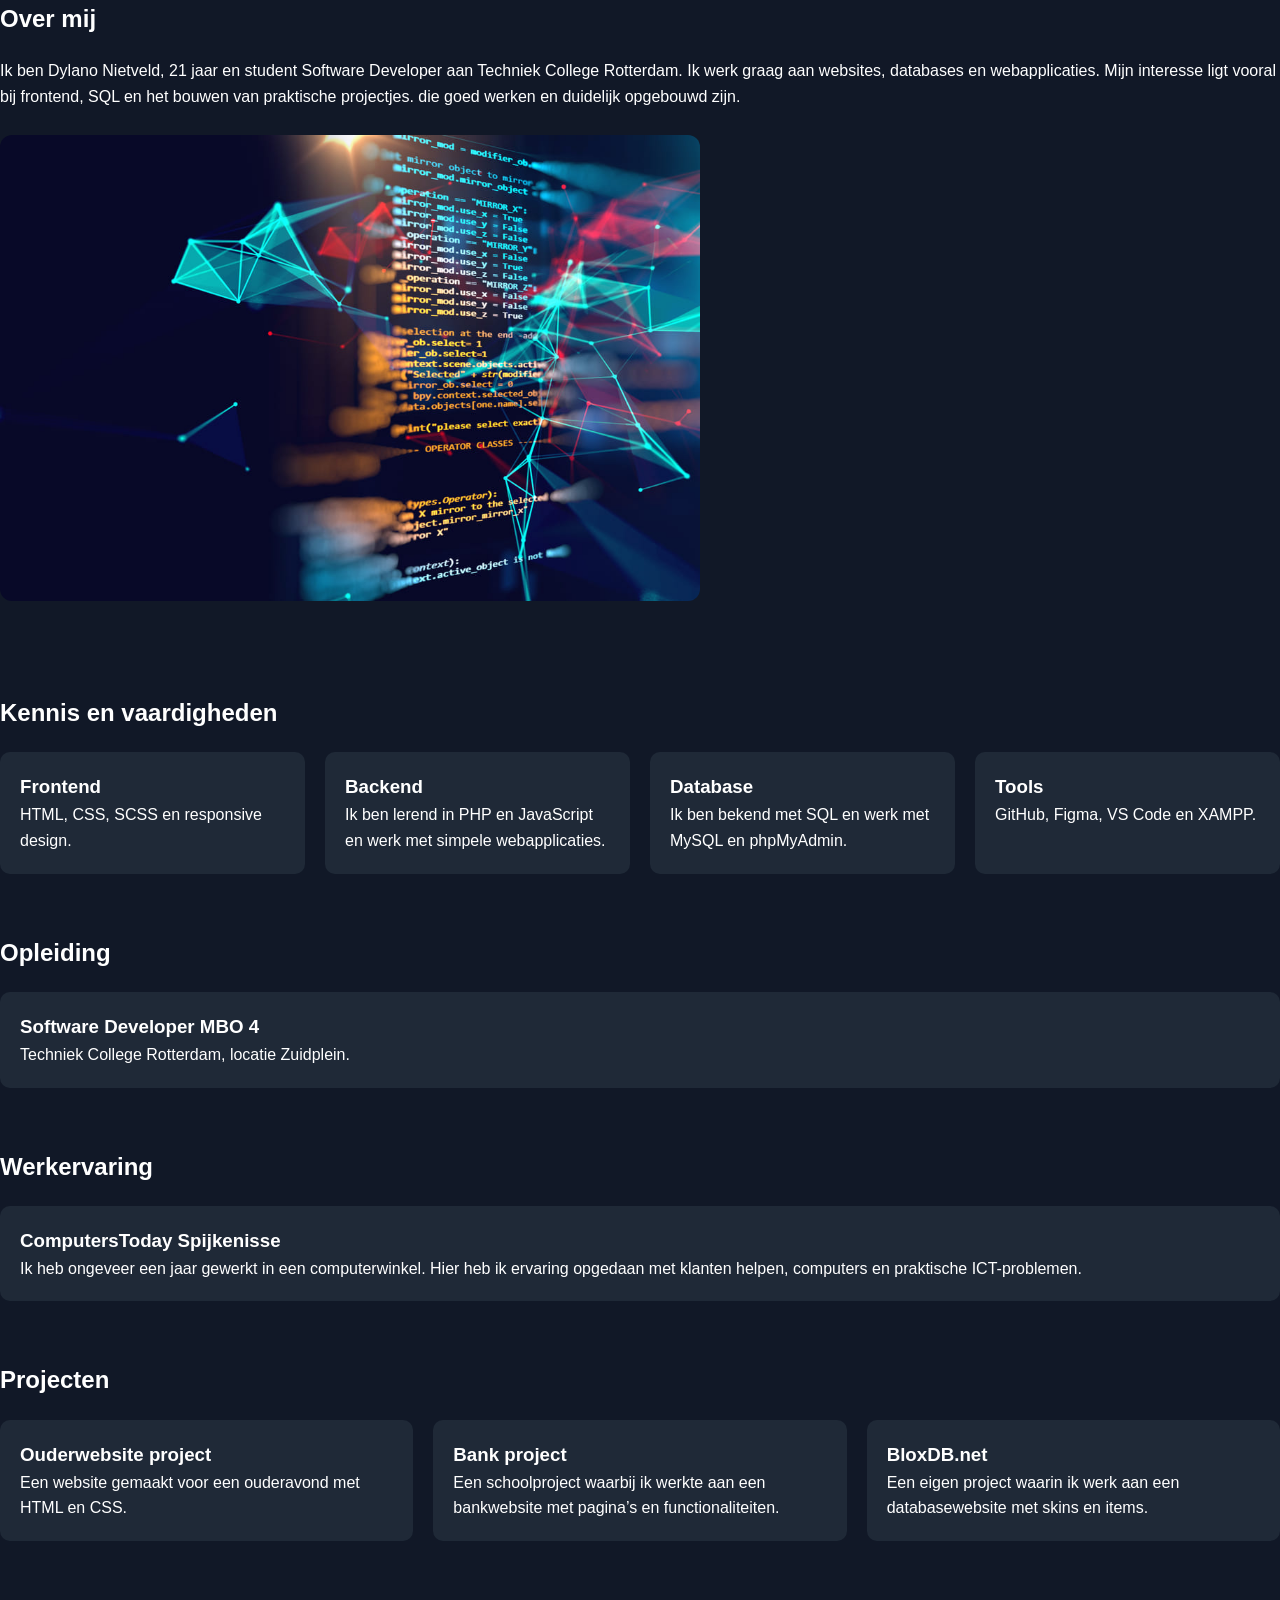
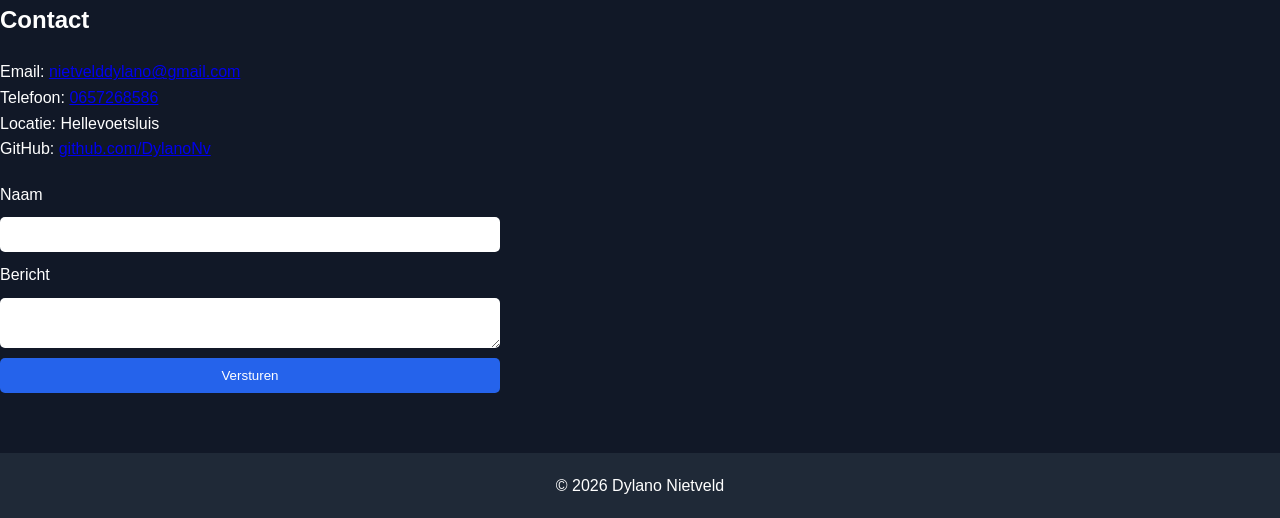
<file: website/index.html>
<!DOCTYPE html>
<html lang="en">
<head>
    <meta charset="UTF-8">
    <meta name="viewport" content="width=device-width, initial-scale=1.0">
    <title>Portfolio - Dylano Nietveld Front end</title>
    <link rel="stylesheet" href="style.css">
</head>
<body>
<section id="over-mij">
        <h2>Over mij</h2>
        <p>Ik ben Dylano Nietveld, 21 jaar en student Software Developer aan Techniek College Rotterdam. Ik werk graag aan websites, databases en webapplicaties. Mijn interesse ligt vooral bij frontend, SQL en het bouwen van praktische projectjes. die goed werken en duidelijk opgebouwd zijn.</p>
    <img src="images/programming.jpg" alt="Software development" class="hero-image">
    </section>

    <section id="skills">
        <h2>Kennis en vaardigheden</h2>
        <div class="grid">
            <article>
                <h3>Frontend</h3>
                <p>HTML, CSS, SCSS en responsive design.</p>
            </article>

            <article>
                <h3>Backend</h3>
                <p>Ik ben lerend in PHP en JavaScript en werk met simpele webapplicaties.</p>
            </article>

            <article>
                <h3>Database</h3>
                <p>Ik ben bekend met SQL en werk met MySQL en phpMyAdmin.</p>
            </article>

            <article>
                <h3>Tools</h3>
                <p>GitHub, Figma, VS Code en XAMPP.</p>
            </article>
        </div>
    </section>

    <section id="opleiding">
        <h2>Opleiding</h2>
        <article>
            <h3>Software Developer MBO 4</h3>
            <p>Techniek College Rotterdam, locatie Zuidplein.</p>
        </article>
    </section>

    <section id="werkervaring">
        <h2>Werkervaring</h2>
        <article>
            <h3>ComputersToday Spijkenisse</h3>
            <p>Ik heb ongeveer een jaar gewerkt in een computerwinkel. Hier heb ik ervaring opgedaan met klanten helpen, computers en praktische ICT-problemen.</p>
        </article>
    </section>

    <section id="projecten">
        <h2>Projecten</h2>
        <div class="grid">
            <article>
                <h3>Ouderwebsite project</h3>
                <p>Een website gemaakt voor een ouderavond met HTML en CSS.</p>
            </article>

            <article>
                <h3>Bank project</h3>
                <p>Een schoolproject waarbij ik werkte aan een bankwebsite met pagina’s en functionaliteiten.</p>
            </article>

            <article>
                <h3>BloxDB.net</h3>
                <p>Een eigen project waarin ik werk aan een databasewebsite met skins en items.</p>
            </article>
        </div>
    </section>

    <section id="contact">
        <h2>Contact</h2>
        <p>Email: <a href="mailto:nietvelddylano@gmail.com">nietvelddylano@gmail.com</a></p>
        <p>Telefoon: <a href="tel:0657268586">0657268586</a></p>
        <p>Locatie: Hellevoetsluis</p>
        <p>GitHub: <a href="https://github.com/DylanoNv" target="_blank">github.com/DylanoNv</a></p>

        <form>
            <label for="naam">Naam</label>
            <input type="text" id="naam" name="naam">

            <label for="bericht">Bericht</label>
            <textarea id="bericht" name="bericht"></textarea>

            <button type="submit">Versturen</button>
        </form>
    </section>
</main>

<footer>
    <p>&copy; 2026 Dylano Nietveld</p>
</footer>

</body>
</html>
</file>
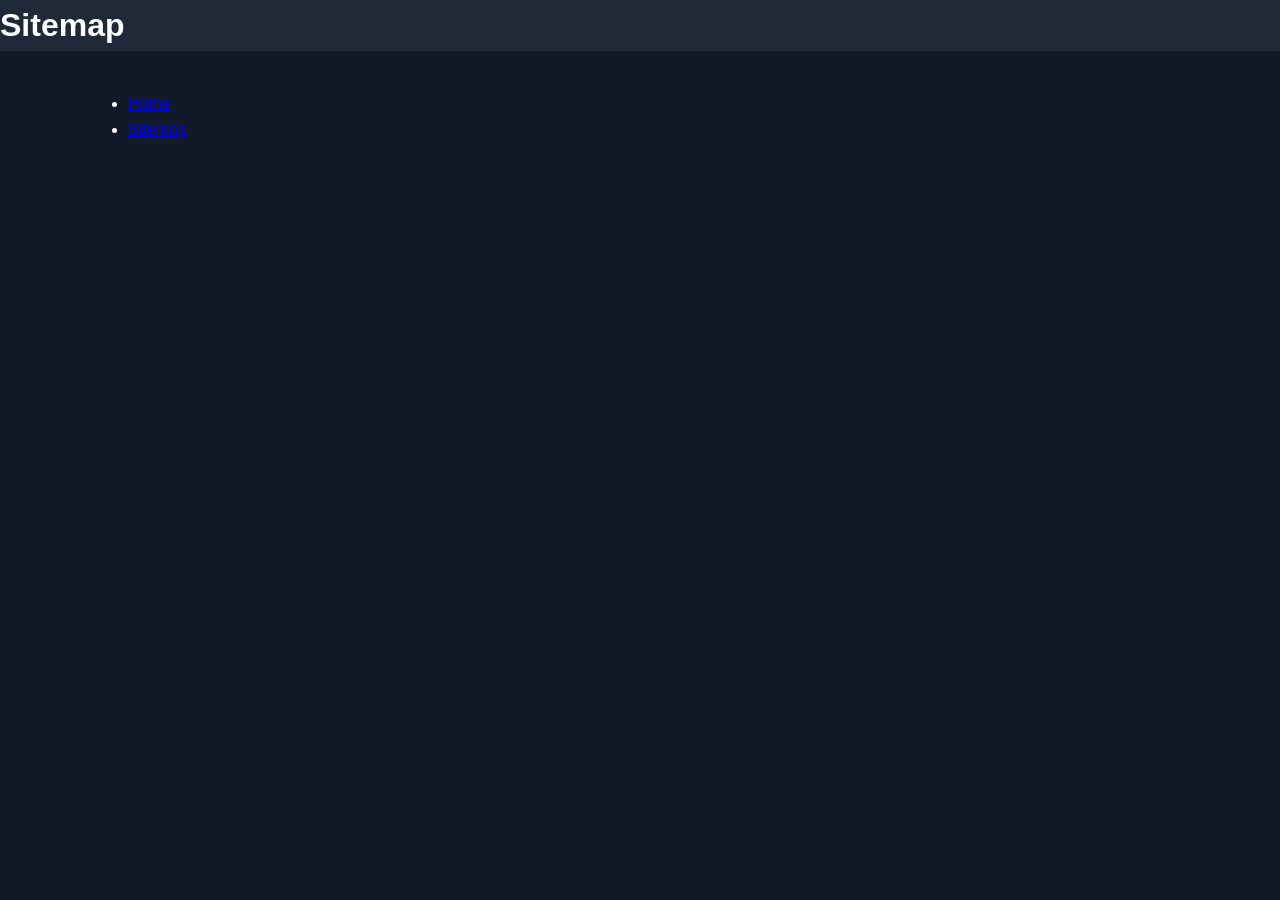
<file: website/sitemap.html>
<!DOCTYPE html>
<html lang="nl">
<head>
    <meta charset="UTF-8">
    <title>Sitemap | Leer programmeren</title>
    <meta name="description" content="HTML sitemap van de website Leer programmeren.">
    <link rel="stylesheet" href="style.css">
</head>
<body>

<header>
    <h1>Sitemap</h1>
</header>

<main>
    <ul>
        <li><a href="index.html">Home</a></li>
        <li><a href="sitemap.html">Sitemap</a></li>
    </ul>
</main>

</body>
</html>
</file>
<file: website/style.css>
* {
    margin: 0;
    padding: 0;
    box-sizing: border-box;
}

body {
    font-family: Arial, sans-serif;
    background: #111827;
    color: white;
    line-height: 1.6;
}

header {
    background: #1f2937;
}

nav {
    display: flex;
    justify-content: space-between;
    align-items: center;
    padding: 20px 10%;
}

nav ul {
    display: flex;
    gap: 20px;
    list-style: none;
}

nav a {
    color: white;
    text-decoration: none;
}

.hero {
    min-height: 50vh;
    display: flex;
    flex-direction: column;
    justify-content: center;
    align-items: center;
    padding: 50px;
    text-align: center;
}

.button {
    display: inline-block;
    margin-top: 20px;
    padding: 12px 20px;
    background: #2563eb;
    color: white;
    text-decoration: none;
    border-radius: 8px;
}

main {
    padding: 40px 10%;
}

section {
    margin-bottom: 60px;
}

h2 {
    margin-bottom: 20px;
}

.grid {
    display: grid;
    grid-template-columns: repeat(auto-fit, minmax(250px, 1fr));
    gap: 20px;
}

article {
    background: #1f2937;
    padding: 20px;
    border-radius: 10px;
}

form {
    display: flex;
    flex-direction: column;
    gap: 10px;
    max-width: 500px;
    margin-top: 20px;
}

input,
textarea {
    padding: 10px;
    border: none;
    border-radius: 5px;
}

button {
    padding: 10px;
    background: #2563eb;
    color: white;
    border: none;
    cursor: pointer;
    border-radius: 5px;
}

footer {
    text-align: center;
    padding: 20px;
    background: #1f2937;
}

@media (max-width: 768px) {

    nav {
        flex-direction: column;
        gap: 15px;
    }

    nav ul {
        flex-direction: column;
        text-align: center;
    }

    main {
        padding: 20px;
    }
}

.hero-image {
    width: 100%;
    max-width: 700px;
    border-radius: 12px;
    margin: 25px 0;
}
</file>
